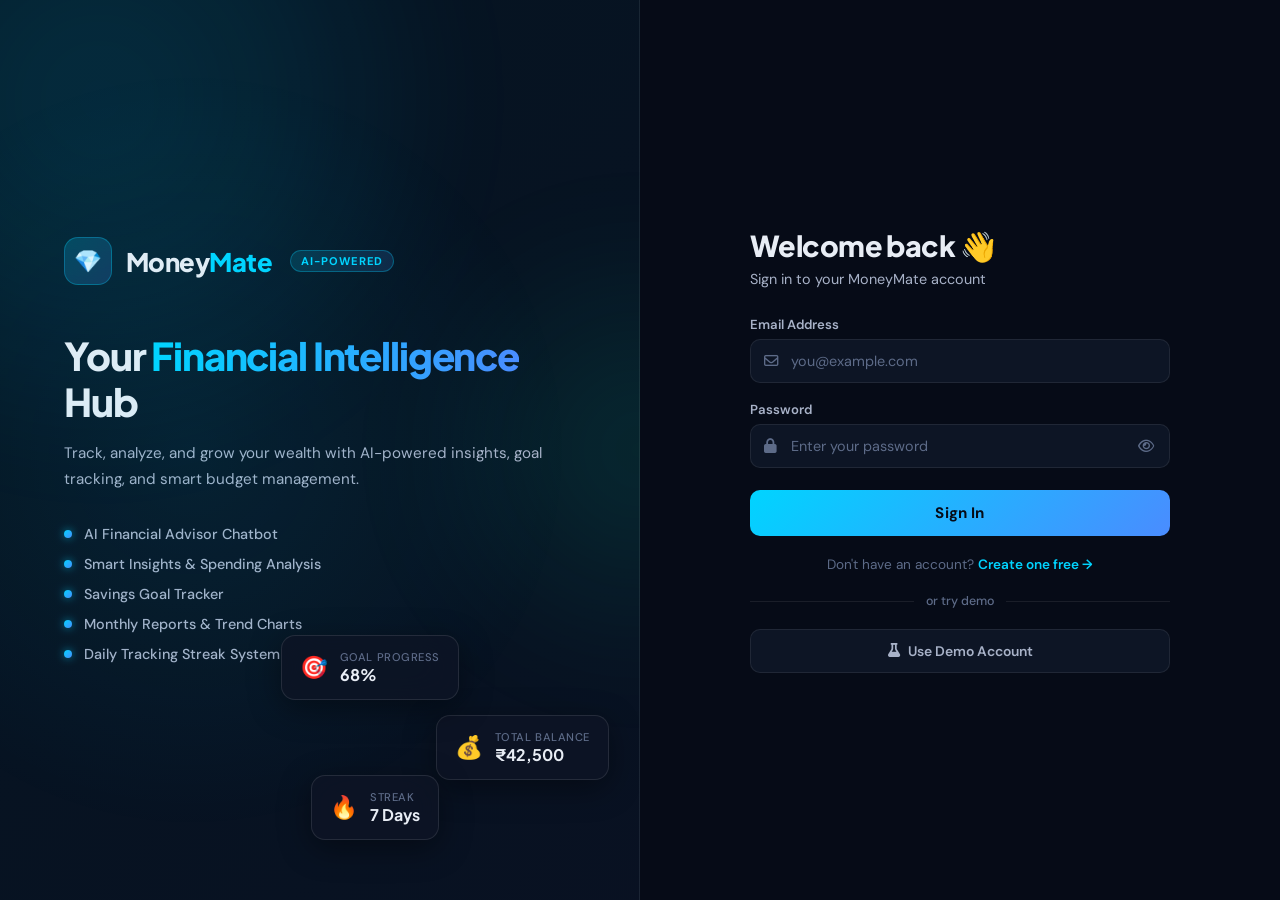
<file: index.html>
<!DOCTYPE html>
<html lang="en">
<head>
  <meta charset="UTF-8" />
  <meta name="viewport" content="width=device-width, initial-scale=1.0" />
  <title>MoneyMate – Smart Finance Dashboard</title>
  <link rel="stylesheet" href="style.css" />
  <link rel="preconnect" href="https://fonts.googleapis.com" />
  <link href="https://fonts.googleapis.com/css2?family=Plus+Jakarta+Sans:wght@300;400;500;600;700;800&family=DM+Sans:wght@300;400;500;600&display=swap" rel="stylesheet" />
  <link rel="stylesheet" href="https://cdnjs.cloudflare.com/ajax/libs/font-awesome/6.5.0/css/all.min.css" />
</head>
<body>

<!-- Toast Container -->
<div class="toast-container" id="toastContainer"></div>

<!-- Animated BG -->
<div class="bg-mesh">
  <div class="mesh-orb orb-1"></div>
  <div class="mesh-orb orb-2"></div>
  <div class="mesh-orb orb-3"></div>
</div>

<!-- Auth Wrapper -->
<div class="auth-wrapper">

  <!-- LEFT: Branding Panel -->
  <div class="auth-left">
    <div class="auth-brand">
      <div class="brand-icon-wrap"><span class="brand-emoji">💎</span></div>
      <div class="brand-name">Money<span>Mate</span></div>
      <div class="brand-badge">AI-Powered</div>
    </div>

    <div class="auth-tagline">
      <h1>Your <span class="highlight">Financial Intelligence</span> Hub</h1>
      <p>Track, analyze, and grow your wealth with AI-powered insights, goal tracking, and smart budget management.</p>

      <div class="feature-list">
        <div class="feature-item"><div class="feature-dot"></div>AI Financial Advisor Chatbot</div>
        <div class="feature-item"><div class="feature-dot"></div>Smart Insights & Spending Analysis</div>
        <div class="feature-item"><div class="feature-dot"></div>Savings Goal Tracker</div>
        <div class="feature-item"><div class="feature-dot"></div>Monthly Reports & Trend Charts</div>
        <div class="feature-item"><div class="feature-dot"></div>Daily Tracking Streak System</div>
      </div>
    </div>

    <!-- Floating Stats Cards -->
    <div class="float-card fc-1">
      <div class="fc-icon">💰</div>
      <div>
        <div class="fc-label">Total Balance</div>
        <div class="fc-value">₹42,500</div>
      </div>
    </div>
    <div class="float-card fc-2">
      <div class="fc-icon">🔥</div>
      <div>
        <div class="fc-label">Streak</div>
        <div class="fc-value">7 Days</div>
      </div>
    </div>
    <div class="float-card fc-3">
      <div class="fc-icon">🎯</div>
      <div>
        <div class="fc-label">Goal Progress</div>
        <div class="fc-value">68%</div>
      </div>
    </div>
  </div>

  <!-- RIGHT: Auth Forms -->
  <div class="auth-right">
    <div class="auth-form-container">

      <!-- LOGIN FORM -->
      <div id="loginSection">
        <div class="auth-form-header">
          <h2>Welcome back 👋</h2>
          <p>Sign in to your MoneyMate account</p>
        </div>

        <div class="alert alert-error" id="loginError"></div>

        <form id="loginForm" novalidate>
          <div class="form-group">
            <label for="loginEmail">Email Address</label>
            <div class="input-wrapper">
              <span class="input-icon"><i class="fa-regular fa-envelope"></i></span>
              <input type="email" id="loginEmail" placeholder="you@example.com" autocomplete="email" />
            </div>
            <span class="form-error" id="loginEmailErr">Please enter a valid email.</span>
          </div>

          <div class="form-group">
            <label for="loginPassword">Password</label>
            <div class="input-wrapper">
              <span class="input-icon"><i class="fa-solid fa-lock"></i></span>
              <input type="password" id="loginPassword" placeholder="Enter your password" autocomplete="current-password" />
              <button type="button" class="toggle-password" data-target="loginPassword">
                <i class="fa-regular fa-eye"></i>
              </button>
            </div>
            <span class="form-error" id="loginPassErr">Password is required.</span>
          </div>

          <button type="submit" class="btn-primary" id="loginBtn">Sign In</button>
        </form>

        <div class="auth-toggle">
          Don't have an account? <a href="#" id="goToSignup">Create one free →</a>
        </div>

        <div class="divider"><span>or try demo</span></div>
        <button class="btn-demo" id="demoLoginBtn">
          <i class="fa-solid fa-flask"></i> Use Demo Account
        </button>
      </div>

      <!-- SIGNUP FORM -->
      <div id="signupSection" class="hidden">
        <div class="auth-form-header">
          <h2>Create Account ✨</h2>
          <p>Join MoneyMate — it's completely free</p>
        </div>

        <div class="alert alert-error" id="signupError"></div>

        <form id="signupForm" novalidate>
          <div class="form-group">
            <label for="signupName">Full Name</label>
            <div class="input-wrapper">
              <span class="input-icon"><i class="fa-regular fa-user"></i></span>
              <input type="text" id="signupName" placeholder="Gaurav Sharma" autocomplete="name" />
            </div>
            <span class="form-error" id="signupNameErr">Name must be at least 2 characters.</span>
          </div>

          <div class="form-group">
            <label for="signupEmail">Email Address</label>
            <div class="input-wrapper">
              <span class="input-icon"><i class="fa-regular fa-envelope"></i></span>
              <input type="email" id="signupEmail" placeholder="you@example.com" autocomplete="email" />
            </div>
            <span class="form-error" id="signupEmailErr">Please enter a valid email.</span>
          </div>

          <div class="form-group">
            <label for="signupPassword">Password</label>
            <div class="input-wrapper">
              <span class="input-icon"><i class="fa-solid fa-lock"></i></span>
              <input type="password" id="signupPassword" placeholder="Minimum 6 characters" autocomplete="new-password" />
              <button type="button" class="toggle-password" data-target="signupPassword">
                <i class="fa-regular fa-eye"></i>
              </button>
            </div>
            <span class="form-error" id="signupPassErr">Password must be at least 6 characters.</span>
          </div>

          <div class="form-group">
            <label for="signupConfirm">Confirm Password</label>
            <div class="input-wrapper">
              <span class="input-icon"><i class="fa-solid fa-lock"></i></span>
              <input type="password" id="signupConfirm" placeholder="Re-enter your password" autocomplete="new-password" />
            </div>
            <span class="form-error" id="signupConfirmErr">Passwords do not match.</span>
          </div>

          <button type="submit" class="btn-primary" id="signupBtn">Create My Account</button>
        </form>

        <div class="auth-toggle">
          Already have an account? <a href="#" id="goToLogin">Sign in →</a>
        </div>
      </div>

    </div>
  </div>
</div>

<script src="script.js"></script>
</body>
</html>
</file>
<file: style.css>
/* ============================================================
   MoneyMate – Premium Auth Styles
   style.css
   ============================================================ */

/* ── CSS Variables ────────────────────────────────────────── */
:root {
  --bg-dark:        #060b17;
  --bg-card:        #0d1525;
  --bg-card-2:      #111e35;
  --bg-glass:       rgba(255,255,255,0.04);
  --border:         rgba(255,255,255,0.08);
  --border-glow:    rgba(0, 212, 255, 0.3);
  --accent-cyan:    #00d4ff;
  --accent-blue:    #4a8cff;
  --accent-green:   #00e5a0;
  --accent-red:     #ff4d6d;
  --accent-gold:    #ffd166;
  --text-primary:   #e8edf5;
  --text-secondary: #a8b2c8;
  --text-muted:     #5d6b88;
  --radius:         14px;
  --shadow-card:    0 8px 32px rgba(0,0,0,0.4);
  --shadow-glow:    0 0 40px rgba(0, 212, 255, 0.12);
  --font-head:      'Plus Jakarta Sans', sans-serif;
  --font-body:      'DM Sans', sans-serif;
  --transition:     0.2s cubic-bezier(0.4,0,0.2,1);
}

/* ── Reset ────────────────────────────────────────────────── */
*, *::before, *::after { box-sizing: border-box; margin: 0; padding: 0; }

html { font-size: 16px; }

body {
  font-family: var(--font-body);
  background: var(--bg-dark);
  color: var(--text-primary);
  min-height: 100vh;
  overflow-x: hidden;
  -webkit-font-smoothing: antialiased;
}

/* ── Animated Background ──────────────────────────────────── */
.bg-mesh {
  position: fixed;
  inset: 0;
  pointer-events: none;
  z-index: 0;
  overflow: hidden;
}

.mesh-orb {
  position: absolute;
  border-radius: 50%;
  filter: blur(80px);
  opacity: 0.15;
}

.orb-1 {
  width: 600px; height: 600px;
  background: radial-gradient(circle, #00d4ff, transparent);
  top: -200px; left: -200px;
  animation: orbFloat 12s ease-in-out infinite;
}

.orb-2 {
  width: 500px; height: 500px;
  background: radial-gradient(circle, #4a8cff, transparent);
  bottom: -150px; right: -150px;
  animation: orbFloat 15s ease-in-out infinite reverse;
}

.orb-3 {
  width: 350px; height: 350px;
  background: radial-gradient(circle, #00e5a0, transparent);
  top: 50%; left: 50%;
  transform: translate(-50%, -50%);
  animation: orbFloat 18s ease-in-out infinite 3s;
}

@keyframes orbFloat {
  0%, 100% { transform: translate(0, 0) scale(1); }
  33% { transform: translate(30px, -30px) scale(1.05); }
  66% { transform: translate(-20px, 20px) scale(0.95); }
}

/* ── Toast ────────────────────────────────────────────────── */
.toast-container {
  position: fixed;
  top: 20px; right: 20px;
  z-index: 9999;
  display: flex;
  flex-direction: column;
  gap: 10px;
}

.toast {
  display: flex;
  align-items: center;
  gap: 10px;
  padding: 14px 18px;
  border-radius: 12px;
  font-size: 0.87rem;
  font-weight: 500;
  color: var(--text-primary);
  backdrop-filter: blur(20px);
  border: 1px solid var(--border);
  animation: slideIn 0.35s cubic-bezier(0.4,0,0.2,1) forwards;
  max-width: 340px;
}

.toast.success { background: rgba(0,229,160,0.15); border-color: rgba(0,229,160,0.3); }
.toast.error   { background: rgba(255,77,109,0.15); border-color: rgba(255,77,109,0.3); }
.toast.warning { background: rgba(255,209,102,0.15); border-color: rgba(255,209,102,0.3); }

@keyframes slideIn  { from { opacity:0; transform: translateX(100%); } to { opacity:1; transform: translateX(0); } }
@keyframes slideOut { from { opacity:1; transform: translateX(0); } to { opacity:0; transform: translateX(100%); } }

/* ── Auth Layout ──────────────────────────────────────────── */
.auth-wrapper {
  position: relative;
  z-index: 1;
  display: grid;
  grid-template-columns: 1fr 1fr;
  min-height: 100vh;
}

/* ── Auth Left Panel ──────────────────────────────────────── */
.auth-left {
  position: relative;
  display: flex;
  flex-direction: column;
  justify-content: center;
  padding: 60px 64px;
  background: linear-gradient(135deg, rgba(0,212,255,0.05) 0%, rgba(74,140,255,0.05) 100%);
  border-right: 1px solid var(--border);
  overflow: hidden;
}

.auth-left::before {
  content: '';
  position: absolute;
  inset: 0;
  background: radial-gradient(ellipse at 30% 50%, rgba(0,212,255,0.08) 0%, transparent 60%);
  pointer-events: none;
}

.auth-brand {
  display: flex;
  align-items: center;
  gap: 14px;
  margin-bottom: 48px;
}

.brand-icon-wrap {
  width: 48px; height: 48px;
  background: linear-gradient(135deg, rgba(0,212,255,0.2), rgba(74,140,255,0.2));
  border: 1px solid rgba(0,212,255,0.3);
  border-radius: 14px;
  display: flex;
  align-items: center;
  justify-content: center;
  font-size: 1.4rem;
}

.brand-name {
  font-family: var(--font-head);
  font-size: 1.6rem;
  font-weight: 800;
  color: var(--text-primary);
  letter-spacing: -0.02em;
}

.brand-name span { color: var(--accent-cyan); }

.brand-badge {
  padding: 3px 10px;
  background: linear-gradient(90deg, rgba(0,212,255,0.15), rgba(74,140,255,0.15));
  border: 1px solid rgba(0,212,255,0.3);
  border-radius: 100px;
  font-size: 0.7rem;
  font-weight: 700;
  color: var(--accent-cyan);
  letter-spacing: 0.08em;
  text-transform: uppercase;
  margin-left: 4px;
}

.auth-tagline h1 {
  font-family: var(--font-head);
  font-size: 2.4rem;
  font-weight: 800;
  line-height: 1.2;
  color: var(--text-primary);
  margin-bottom: 16px;
  letter-spacing: -0.03em;
}

.auth-tagline h1 .highlight {
  background: linear-gradient(90deg, var(--accent-cyan), var(--accent-blue));
  -webkit-background-clip: text;
  -webkit-text-fill-color: transparent;
  background-clip: text;
}

.auth-tagline > p {
  font-size: 0.95rem;
  color: var(--text-secondary);
  line-height: 1.7;
  margin-bottom: 32px;
}

.feature-list { display: flex; flex-direction: column; gap: 12px; }

.feature-item {
  display: flex;
  align-items: center;
  gap: 12px;
  font-size: 0.9rem;
  color: var(--text-secondary);
  font-weight: 500;
}

.feature-dot {
  width: 8px; height: 8px;
  background: linear-gradient(135deg, var(--accent-cyan), var(--accent-blue));
  border-radius: 50%;
  flex-shrink: 0;
  box-shadow: 0 0 8px rgba(0,212,255,0.6);
}

/* Floating Stat Cards */
.float-card {
  position: absolute;
  display: flex;
  align-items: center;
  gap: 12px;
  padding: 14px 18px;
  background: rgba(13,21,37,0.85);
  border: 1px solid rgba(255,255,255,0.1);
  border-radius: 14px;
  backdrop-filter: blur(20px);
  box-shadow: 0 8px 32px rgba(0,0,0,0.4);
  animation: floatCard 6s ease-in-out infinite;
}

.fc-1 { bottom: 120px; right: 30px; animation-delay: 0s; }
.fc-2 { bottom: 60px;  right: 200px; animation-delay: 2s; }
.fc-3 { bottom: 200px; right: 180px; animation-delay: 4s; }

.fc-icon { font-size: 1.4rem; }
.fc-label { font-size: 0.7rem; color: var(--text-muted); font-weight: 500; text-transform: uppercase; letter-spacing: 0.05em; }
.fc-value { font-family: var(--font-head); font-size: 1rem; font-weight: 700; color: var(--text-primary); }

@keyframes floatCard {
  0%, 100% { transform: translateY(0px); }
  50% { transform: translateY(-8px); }
}

/* ── Auth Right Panel ─────────────────────────────────────── */
.auth-right {
  display: flex;
  align-items: center;
  justify-content: center;
  padding: 40px;
  background: var(--bg-dark);
}

.auth-form-container {
  width: 100%;
  max-width: 420px;
}

.auth-form-header { margin-bottom: 28px; }
.auth-form-header h2 {
  font-family: var(--font-head);
  font-size: 1.8rem;
  font-weight: 800;
  color: var(--text-primary);
  letter-spacing: -0.02em;
  margin-bottom: 6px;
}
.auth-form-header p { font-size: 0.9rem; color: var(--text-secondary); }

/* Alert */
.alert {
  padding: 12px 16px;
  border-radius: 10px;
  font-size: 0.87rem;
  margin-bottom: 20px;
  display: none;
}
.alert.visible { display: block; }
.alert-error {
  background: rgba(255,77,109,0.12);
  border: 1px solid rgba(255,77,109,0.3);
  color: #ff7a90;
}

/* Form Groups */
.form-group { display: flex; flex-direction: column; gap: 6px; margin-bottom: 18px; }
.form-group label { font-size: 0.82rem; font-weight: 600; color: var(--text-secondary); }

.input-wrapper {
  position: relative;
  display: flex;
  align-items: center;
}

.input-icon {
  position: absolute;
  left: 14px;
  color: var(--text-muted);
  font-size: 0.9rem;
  z-index: 1;
  pointer-events: none;
}

.input-wrapper input {
  width: 100%;
  padding: 12px 14px 12px 40px;
  background: var(--bg-card);
  border: 1px solid var(--border);
  border-radius: 10px;
  color: var(--text-primary);
  font-family: var(--font-body);
  font-size: 0.9rem;
  transition: var(--transition);
  outline: none;
}

.input-wrapper input:focus {
  border-color: var(--accent-cyan);
  box-shadow: 0 0 0 3px rgba(0,212,255,0.1);
}

.input-wrapper input.error {
  border-color: var(--accent-red);
}

.input-wrapper input::placeholder { color: var(--text-muted); }

.toggle-password {
  position: absolute;
  right: 12px;
  background: none;
  border: none;
  cursor: pointer;
  color: var(--text-muted);
  font-size: 0.9rem;
  padding: 4px;
  transition: color var(--transition);
}
.toggle-password:hover { color: var(--text-secondary); }

.form-error {
  font-size: 0.77rem;
  color: var(--accent-red);
  display: none;
}
.form-error.visible { display: block; }

/* Buttons */
.btn-primary {
  width: 100%;
  padding: 13px;
  background: linear-gradient(135deg, var(--accent-cyan), var(--accent-blue));
  border: none;
  border-radius: 10px;
  color: #060b17;
  font-family: var(--font-body);
  font-size: 0.95rem;
  font-weight: 700;
  cursor: pointer;
  transition: all 0.2s;
  letter-spacing: 0.01em;
  margin-top: 4px;
}
.btn-primary:hover {
  transform: translateY(-1px);
  box-shadow: 0 8px 24px rgba(0,212,255,0.3);
}
.btn-primary:active { transform: translateY(0); }

.btn-demo {
  width: 100%;
  padding: 12px;
  background: var(--bg-card);
  border: 1px solid var(--border);
  border-radius: 10px;
  color: var(--text-secondary);
  font-family: var(--font-body);
  font-size: 0.87rem;
  font-weight: 600;
  cursor: pointer;
  transition: all var(--transition);
  display: flex;
  align-items: center;
  justify-content: center;
  gap: 8px;
}
.btn-demo:hover {
  background: var(--bg-card-2);
  border-color: rgba(255,255,255,0.15);
  color: var(--text-primary);
}

.divider {
  display: flex;
  align-items: center;
  gap: 12px;
  margin: 20px 0;
  color: var(--text-muted);
  font-size: 0.78rem;
  font-weight: 500;
}
.divider::before, .divider::after {
  content: '';
  flex: 1;
  height: 1px;
  background: var(--border);
}

.auth-toggle {
  text-align: center;
  font-size: 0.85rem;
  color: var(--text-muted);
  margin-top: 20px;
}
.auth-toggle a {
  color: var(--accent-cyan);
  text-decoration: none;
  font-weight: 600;
}
.auth-toggle a:hover { text-decoration: underline; }

.hidden { display: none !important; }

/* ── Responsive ───────────────────────────────────────────── */
@media (max-width: 900px) {
  .auth-wrapper { grid-template-columns: 1fr; }
  .auth-left { display: none; }
  .auth-right { padding: 32px 24px; }
}
</file>
